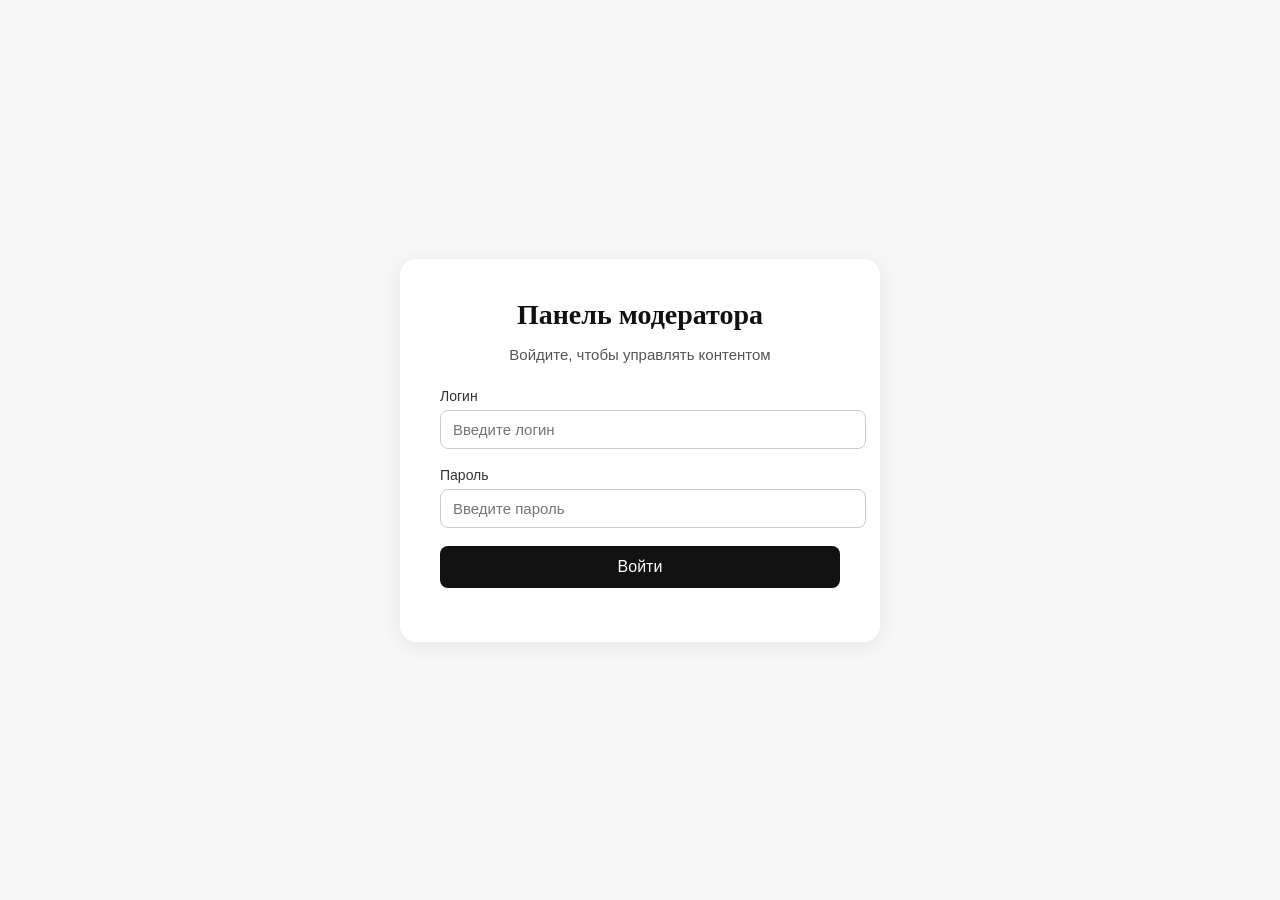
<file: Backend/moderator/index.html>
<!DOCTYPE html>
<html lang="ru">
<head>
  <meta charset="UTF-8" />
  <meta name="viewport" content="width=device-width, initial-scale=1.0" />
  <title>Вход — Панель модератора</title>
  <link rel="stylesheet" href="styles/style.css" />
</head>
<body class="login-page">
  <div class="login-container">
    <h1 class="title">Панель модератора</h1>
    <p class="subtitle">Войдите, чтобы управлять контентом</p>

    <form id="loginForm">
      <div class="form-group">
        <label for="username">Логин</label>
        <input type="text" id="username" placeholder="Введите логин" required />
      </div>

      <div class="form-group">
        <label for="password">Пароль</label>
        <input type="password" id="password" placeholder="Введите пароль" required />
      </div>

      <button type="submit" class="btn">Войти</button>
      <p id="error" class="error-message"></p>
    </form>
  </div>

  <script src="scripts/login.js"></script>
</body>
</html>
</file>
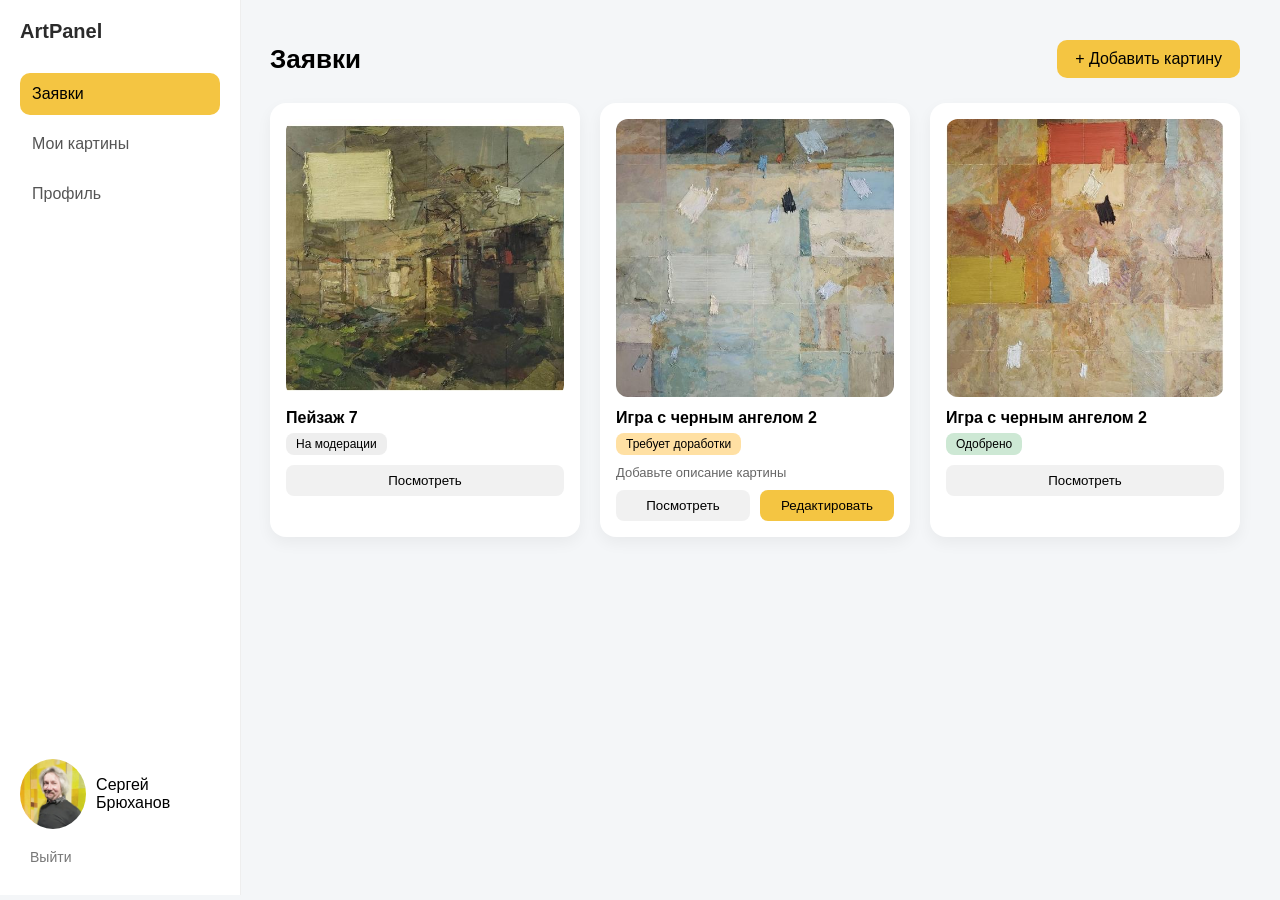
<file: Backend/new_author/index.html>
<!DOCTYPE html>
<html lang="ru">
<head>
<meta charset="UTF-8">
<title>Заявки</title>

<style>
body {
  margin: 0;
  font-family: -apple-system, BlinkMacSystemFont, sans-serif;
  background: #f4f6f8;
  display: flex;
}

/* SIDEBAR */
.sidebar {
  width: 200px;
  background: white;
  border-right: 1px solid #eee;
  padding: 20px;
  display: flex;
  flex-direction: column;

  height: 95vh;
  position: fixed;
  left: 0;
  top: 0;
}

.logo {
  font-size: 20px;
  font-weight: 700;
  margin-bottom: 30px;
  color: #2b2b2b;
}

.nav-item {
  padding: 12px;
  border-radius: 10px;
  margin-bottom: 8px;
  cursor: pointer;
  color: #555;
  transition: 0.2s;
}

.nav-item:hover {
  background: #f2f2f2;
}

.active {
  background: #f4c542;
  color: black;
}

/* USER */
.user {
  margin-top: auto;
  display: flex;
  align-items: center;
  gap: 10px;
}

.avatar {
  width: 70px;
  height: 70px;
  border-radius: 50%;
  background: url('avatar.jpg') center/cover;
}

/* MAIN */
.main {
  flex: 1;
  padding: 40px;
  margin-left: 230px;
}

/* HEADER */
.header {
  display: flex;
  justify-content: space-between;
  align-items: center;
  margin-bottom: 25px;
}

.title {
  font-size: 26px;
  font-weight: 600;
}

.add-btn {
  background: #f4c542;
  padding: 10px 18px;
  border-radius: 10px;
  cursor: pointer;
  font-weight: 500;
}

/* GRID */
.grid {
  display: grid;
  grid-template-columns: repeat(3, 1fr);
  gap: 20px;
}

/* CARD */
.card {
  background: white;
  border-radius: 16px;
  padding: 16px;
  box-shadow: 0 6px 15px rgba(0,0,0,0.05);
}

.image {
  width: 100%;
  aspect-ratio: 1 / 1;
  border-radius: 12px;
  background-size: cover;
  background-position: center;
  margin-bottom: 12px;
}

.name {
  font-size: 16px;
  font-weight: 600;
  margin-bottom: 6px;
}

/* STATUS */
.status {
  display: inline-block;
  padding: 4px 10px;
  border-radius: 8px;
  font-size: 12px;
  margin-bottom: 10px;
}

.pending { background: #eee; }
.revision { background: #ffe0a3; }
.approved { background: #cde8d4; }
.rejected { background: #f5c6c6; }

/* COMMENT */
.comment {
  font-size: 13px;
  color: #666;
  margin-bottom: 10px;
}

/* BUTTONS */
.actions {
  display: flex;
  gap: 10px;
}

.btn {
  flex: 1;
  padding: 8px;
  border-radius: 8px;
  border: none;
  cursor: pointer;
}

.view {
  background: #f1f1f1;
}

.edit {
  background: #f4c542;
}

.user-block {
  margin-top: auto;
}

.user {
  display: flex;
  align-items: center;
  gap: 10px;
  margin-bottom: 10px;
}

.logout {
  padding: 10px;
  border-radius: 8px;
  cursor: pointer;
  color: #777;
  font-size: 14px;
  transition: 0.2s;
}

.logout:hover {
  background: #f2f2f2;
  color: black;
}

</style>
</head>

<body>

<!-- SIDEBAR -->
<div class="sidebar">
  <div class="logo">ArtPanel</div>

  <div class="nav-item active">Заявки</div>
  <div class="nav-item">Мои картины</div>
  <div class="nav-item">Профиль</div>

  <div class="user">
    <div class="avatar"></div>
    <div>Сергей Брюханов</div>
  </div>

  <div class="logout">Выйти</div>
</div>

<!-- MAIN -->
<div class="main">

  <div class="header">
    <div class="title">Заявки</div>
    <div class="add-btn">+ Добавить картину</div>
  </div>

  <div class="grid">

    <div class="card">
      <div class="image" style="background-image:url('u1.jpg');"></div>
      <div class="name">Пейзаж 7</div>
      <div class="status pending">На модерации</div>
      <div class="actions">
        <button class="btn view">Посмотреть</button>
      </div>
    </div>

    <div class="card">
      <div class="image" style="background-image:url('u2.jpg');"></div>
      <div class="name">Игра с черным ангелом 2</div>
      <div class="status revision">Требует доработки</div>
      <div class="comment">Добавьте описание картины</div>
      <div class="actions">
        <button class="btn view">Посмотреть</button>
        <button class="btn edit">Редактировать</button>
      </div>
    </div>

    <div class="card">
      <div class="image" style="background-image:url('u3.jpg');"></div>
      <div class="name">Игра с черным ангелом 2</div>
      <div class="status approved">Одобрено</div>
      <div class="actions">
        <button class="btn view">Посмотреть</button>
      </div>
    </div>

  </div>

</div>

</body>
</html>
</file>
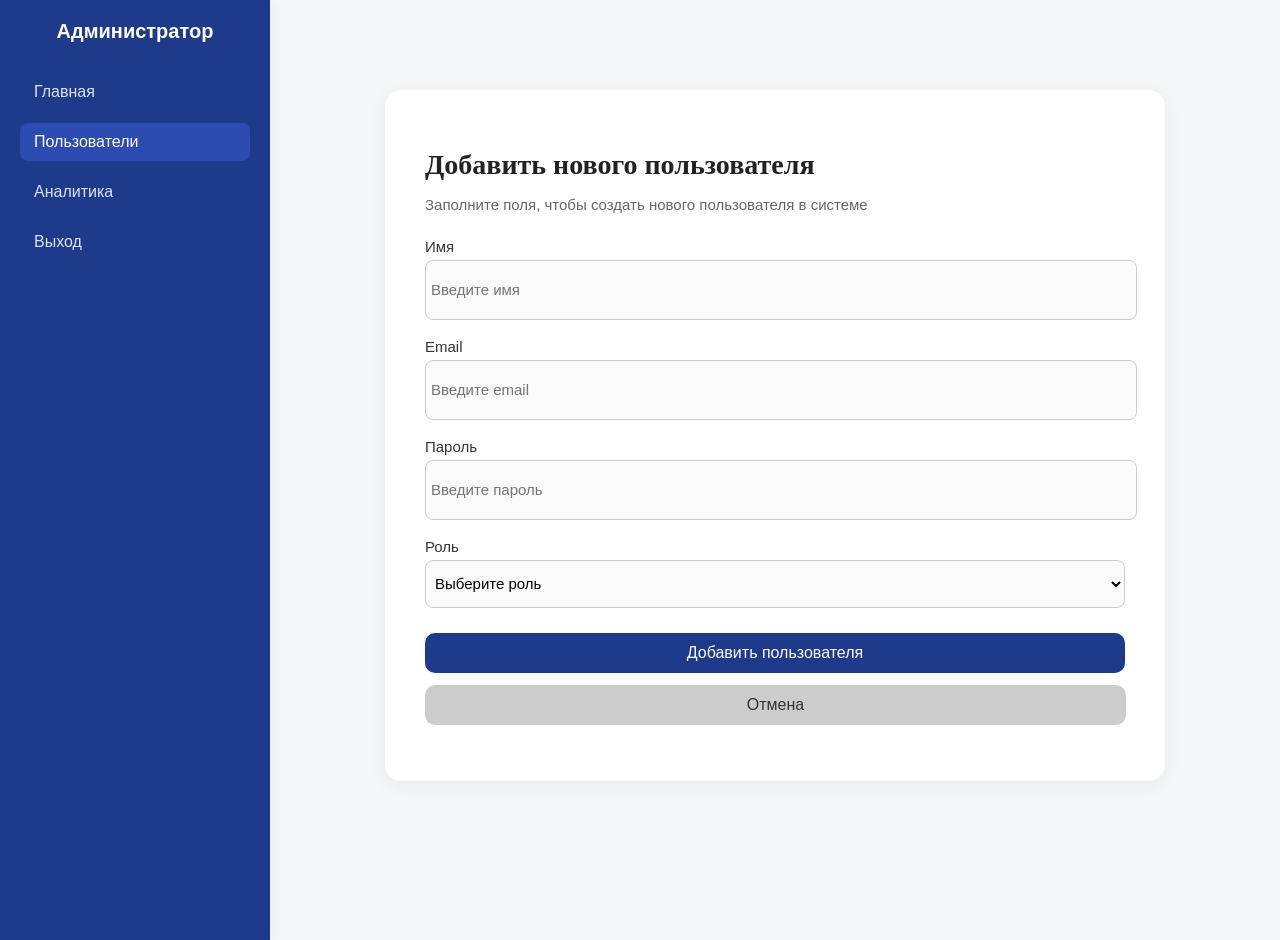
<file: Backend/admin/admin-add-user.html>
<!DOCTYPE html>
<html lang="ru">
<head>
  <meta charset="UTF-8" />
  <meta name="viewport" content="width=device-width, initial-scale=1.0" />
  <title>Добавить пользователя — Админ-панель</title>
  <link rel="stylesheet" href="admin-style.css" />
</head>
<body>
  <aside class="sidebar">
    <h2>Администратор</h2>
    <nav>
      <ul>
        <li><a href="admin-dashboard.html">Главная</a></li>
        <li><a href="admin-users.html" class="active">Пользователи</a></li>
        <li><a href="admin-analytics.html">Аналитика</a></li>
        <li><a href="admin-login.html">Выход</a></li>
      </ul>
    </nav>
  </aside>

 <main class="content">
  <div class="upload-container">
    <h1>Добавить нового пользователя</h1>
    <p class="upload-subtitle">
      Заполните поля, чтобы создать нового пользователя в системе
    </p>

    <form class="upload-fields" id="addUserForm">
      <label>
        Имя
        <input type="text" name="name" placeholder="Введите имя" required />
      </label>

      <label>
        Email
        <input type="email" name="email" placeholder="Введите email" required />
      </label>

      <label>
        Пароль
        <input type="password" name="password" placeholder="Введите пароль" required />
      </label>

      <label>
        Роль
        <select name="role" required>
          <option value="">Выберите роль</option>
          <option value="Пользователь">Пользователь</option>
          <option value="Модератор">Модератор</option>
          <option value="Администратор">Администратор</option>
        </select>
      </label>

      <button type="submit" class="publish-btn">Добавить пользователя</button>
      <a href="admin-users.html" class="cancel-btn">Отмена</a>
    </form>

    <!-- сюда JS добавит сообщение об успехе или ошибке -->
    <p id="formMessage" class="form-message"></p>
  </div>

  <script src="./static/admin-add-user.js"></script>
</main>
</body>
</html>
</file>
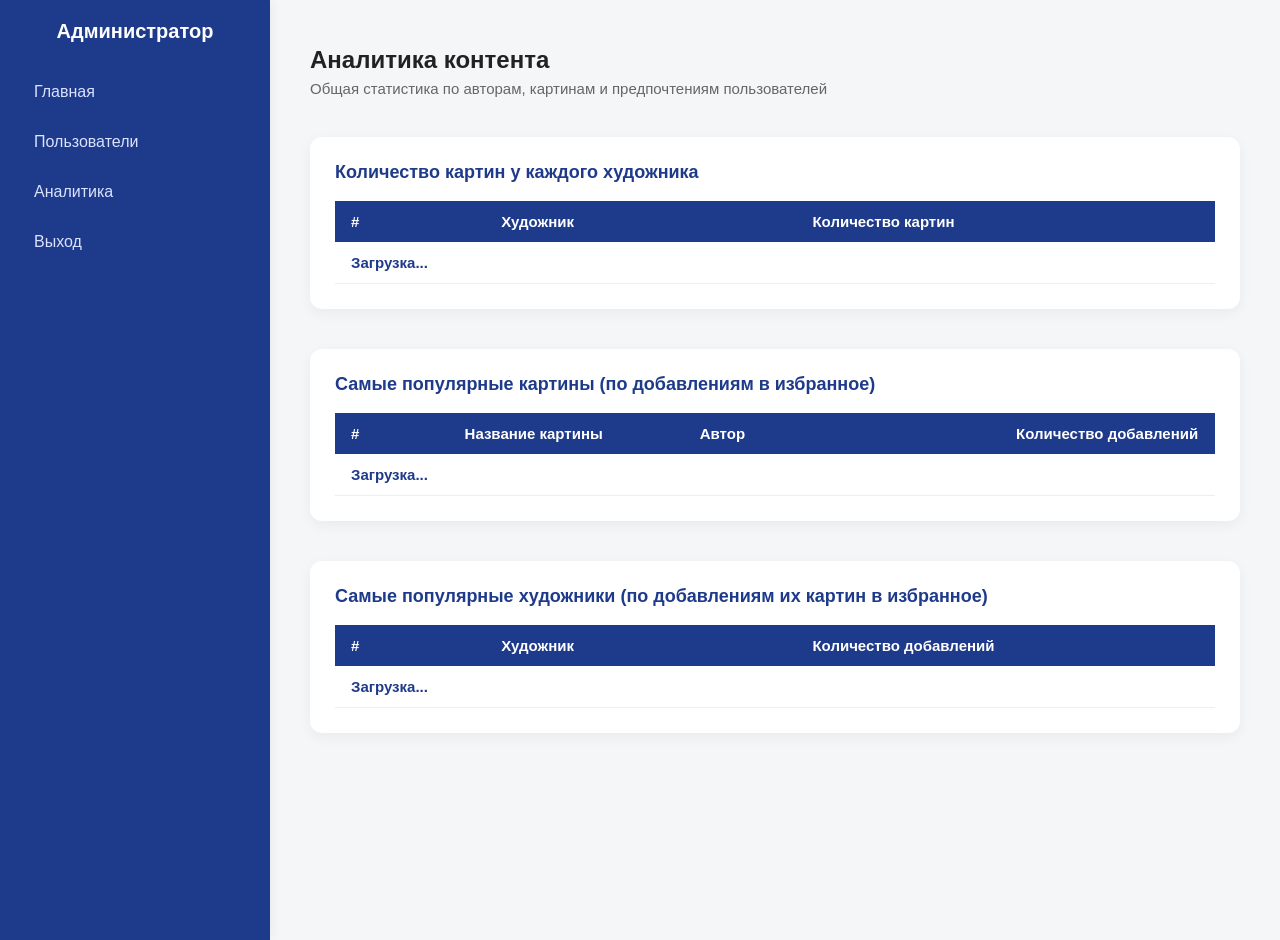
<file: Backend/admin/admin-analytics.html>
<!DOCTYPE html>
<html lang="ru">
<head>
  <meta charset="UTF-8" />
  <meta name="viewport" content="width=device-width, initial-scale=1.0" />
  <title>Аналитика контента — Админ-панель</title>
  <link rel="stylesheet" href="admin-style.css" />
</head>
<body>
  <aside class="sidebar">
    <h2>Администратор</h2>
    <nav>
      <ul>
        <li><a href="admin-dashboard.html">Главная</a></li>
        <li><a href="admin-users.html">Пользователи</a></li>
        <li><a href="admin-analytics.html">Аналитика</a></li>
        <li><a href="admin-login.html">Выход</a></li>
      </ul>
    </nav>
  </aside>

  <main class="content">
    <div class="analytics-header">
      <h1>Аналитика контента</h1>
      <p class="analytics-subtitle">Общая статистика по авторам, картинам и предпочтениям пользователей</p>
    </div>

    <section class="table-block">
      <h2>Количество картин у каждого художника</h2>
      <table class="user-table" id="artistsTable">
        <thead>
          <tr>
            <th>#</th>
            <th>Художник</th>
            <th>Количество картин</th>
          </tr>
        </thead>
        <tbody>
          <tr><td colspan="3">Загрузка...</td></tr>
        </tbody>
      </table>
    </section>

    <section class="table-block">
      <h2>Самые популярные картины (по добавлениям в избранное)</h2>
      <table class="user-table" id="popularArtworksTable">
        <thead>
          <tr>
            <th>#</th>
            <th>Название картины</th>
            <th>Автор</th>
            <th>Количество добавлений</th>
          </tr>
        </thead>
        <tbody>
          <tr><td colspan="4">Загрузка...</td></tr>
        </tbody>
      </table>
    </section>

    <section class="table-block">
      <h2>Самые популярные художники (по добавлениям их картин в избранное)</h2>
      <table class="user-table" id="popularAuthorsTable">
        <thead>
          <tr>
            <th>#</th>
            <th>Художник</th>
            <th>Количество добавлений</th>
          </tr>
        </thead>
        <tbody>
          <tr><td colspan="3">Загрузка...</td></tr>
        </tbody>
      </table>
    </section>
  </main>

  <script src="static/admin-analytics.js"></script>
</body>
</html>
</file>
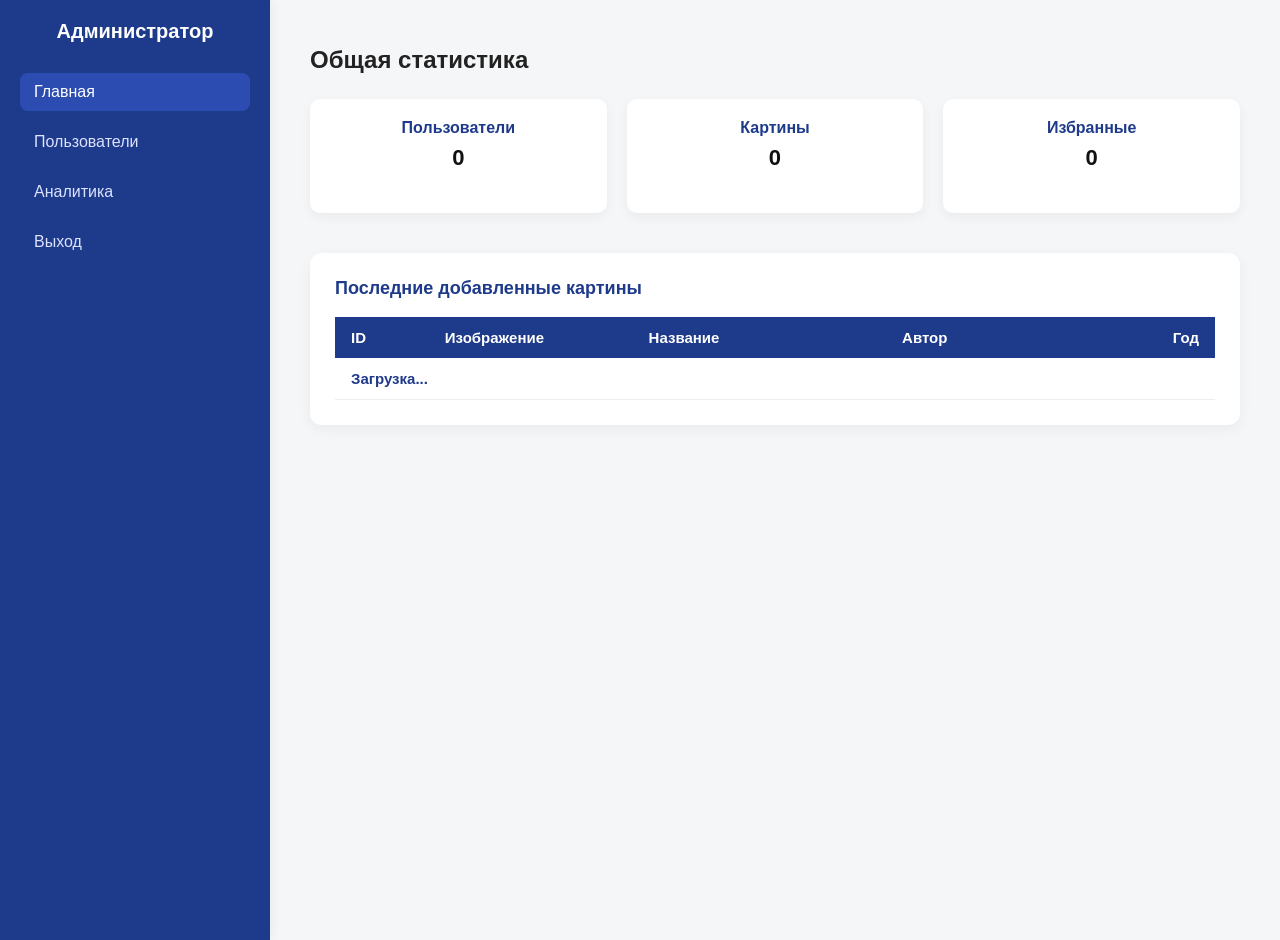
<file: Backend/admin/admin-dashboard.html>
<!DOCTYPE html>
<html lang="ru">
<head>
  <meta charset="UTF-8" />
  <meta name="viewport" content="width=device-width, initial-scale=1.0" />
  <title>Админ-панель</title>
  <link rel="stylesheet" href="admin-style.css" />
</head>
<body>
  <aside class="sidebar">
    <h2>Администратор</h2>
    <nav>
      <ul>
        <li><a href="admin-dashboard.html" class="active">Главная</a></li>
        <li><a href="admin-users.html">Пользователи</a></li>
        <li><a href="admin-analytics.html">Аналитика</a></li>
        <li><a href="admin-login.html">Выход</a></li>
      </ul>
    </nav>
  </aside>

  <main class="content">
    <h1>Общая статистика</h1>
    <div class="cards">
      <div class="card">
        <h3>Пользователи</h3>
        <p id="usersCount">0</p>
      </div>
      <div class="card">
        <h3>Картины</h3>
         <p id="artworksCount">0</p>
      </div>
      <div class="card">
        <h3>Избранные</h3>
        <p id="favoritesCount">0</p>
      </div>
    </div>
    <section class="table-block">
  <h2>Последние добавленные картины</h2>
  <table class="user-table" id="recentArtworksTable">
    <thead>
      <tr>
        <th>ID</th>
        <th>Изображение</th>
        <th>Название</th>
        <th>Автор</th>
        <th>Год</th>
      </tr>
    </thead>
    <tbody>
      <tr><td colspan="5">Загрузка...</td></tr>
    </tbody>
  </table>
</section>
  </main>
  <script src="./static/admin-dashboard.js"></script>
</body>
</html>
</file>
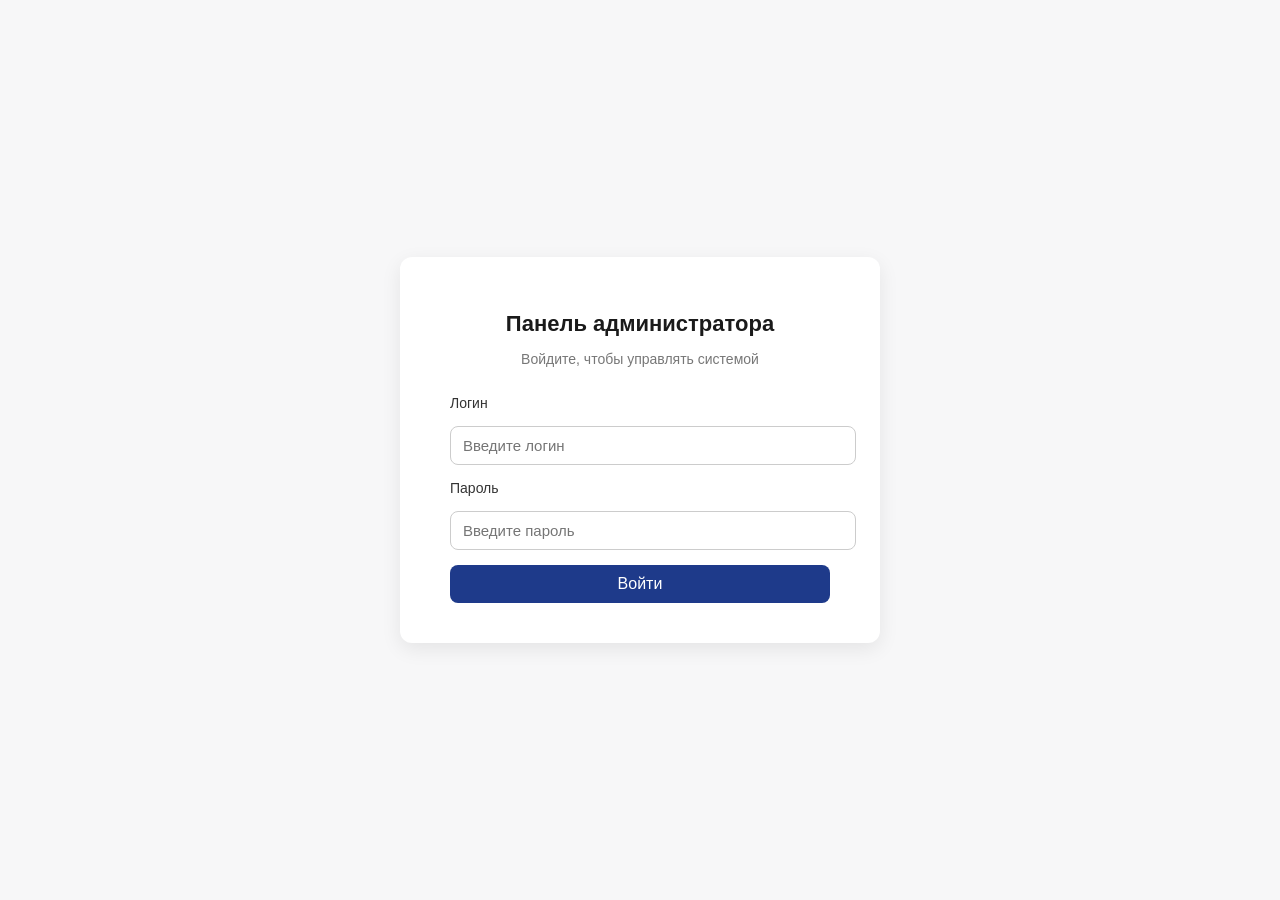
<file: Backend/admin/admin-login.html>
<!DOCTYPE html>
<html lang="ru">
<head>
  <meta charset="UTF-8" />
  <meta name="viewport" content="width=device-width, initial-scale=1.0" />
  <title>Панель администратора</title>
  <link rel="stylesheet" href="admin-login.css" />
</head>
<body>
  <div class="login-wrapper">
    <div class="login-box">
      <h1>Панель администратора</h1>
      <p>Войдите, чтобы управлять системой</p>

     <form class="login-form">
        <label for="login">Логин</label>
        <input type="text" id="login" placeholder="Введите логин" required />

        <label for="password">Пароль</label>
        <input type="password" id="password" placeholder="Введите пароль" required />

        <button type="submit">Войти</button>
      </form>
    </div>
  </div>
  <script src="./static/admin-login.js"></script>
</body>
</html>
</file>
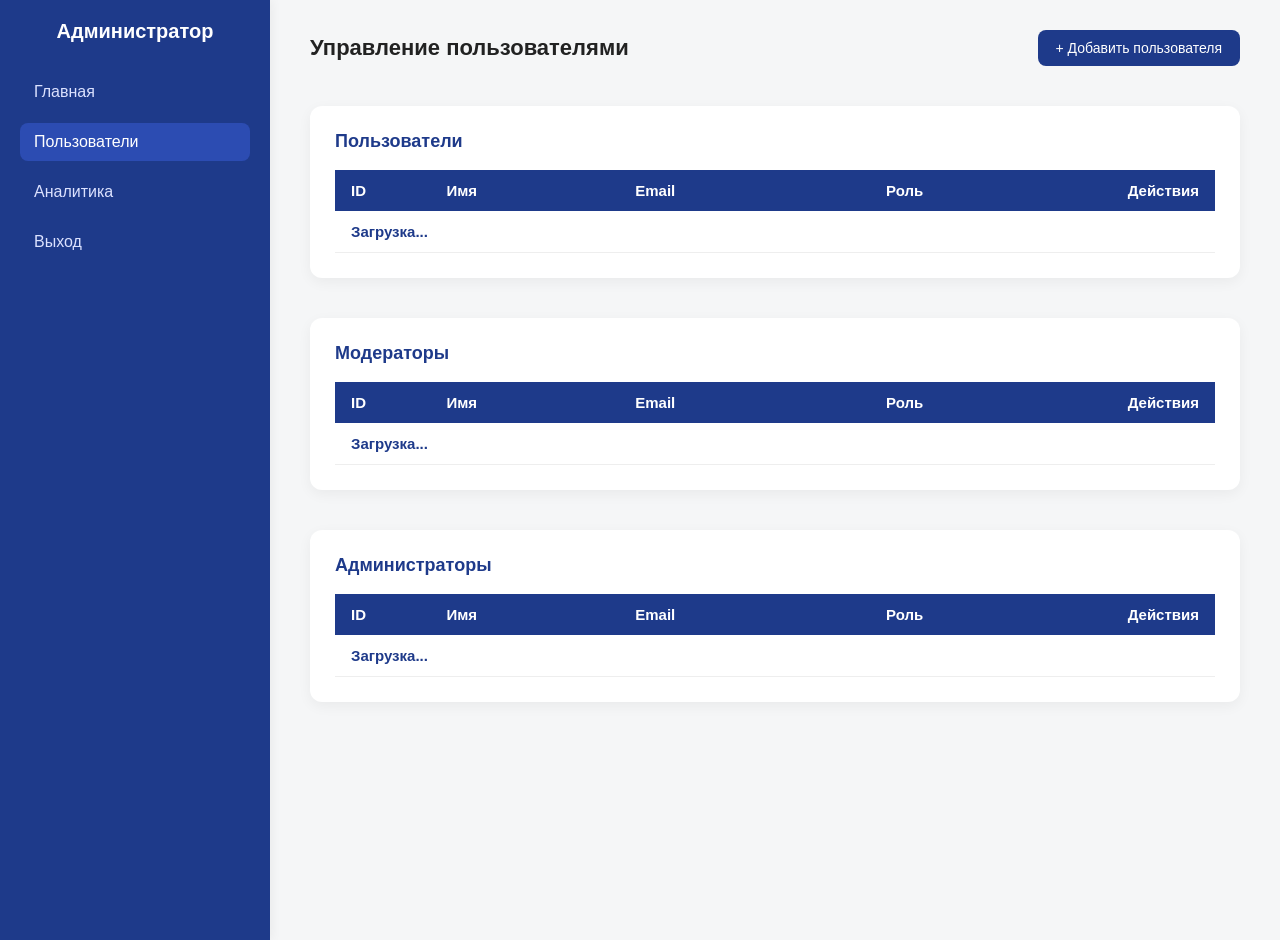
<file: Backend/admin/admin-users.html>
<!DOCTYPE html>
<html lang="ru">
<head>
  <meta charset="UTF-8" />
  <meta name="viewport" content="width=device-width, initial-scale=1.0" />
  <title>Пользователи — Админ-панель</title>
  <link rel="stylesheet" href="admin-style.css" />
</head>
<body>
  <aside class="sidebar">
    <h2>Администратор</h2>
    <nav>
      <ul>
        <li><a href="admin-dashboard.html">Главная</a></li>
        <li><a href="admin-users.html" class="active">Пользователи</a></li>
        <li><a href="admin-analytics.html">Аналитика</a></li>
        <li><a href="admin-login.html">Выход</a></li>
      </ul>
    </nav>
  </aside>

 <main class="content">
  <div class="users-header">
    <h1>Управление пользователями</h1>
    <a href="admin-add-user.html" class="btn add-user">+ Добавить пользователя</a>
  </div>

  <section class="table-block">
    <h2>Пользователи</h2>
    <table class="user-table" id="usersTable">
      <thead>
        <tr><th>ID</th><th>Имя</th><th>Email</th><th>Роль</th><th>Действия</th></tr>
      </thead>
      <tbody><tr><td colspan="5">Загрузка...</td></tr></tbody>
    </table>
  </section>

  <section class="table-block">
    <h2>Модераторы</h2>
    <table class="user-table" id="moderatorsTable">
      <thead>
        <tr><th>ID</th><th>Имя</th><th>Email</th><th>Роль</th><th>Действия</th></tr>
      </thead>
      <tbody><tr><td colspan="5">Загрузка...</td></tr></tbody>
    </table>
  </section>

  <section class="table-block">
    <h2>Администраторы</h2>
    <table class="user-table" id="adminsTable">
      <thead>
        <tr><th>ID</th><th>Имя</th><th>Email</th><th>Роль</th><th>Действия</th></tr>
      </thead>
      <tbody><tr><td colspan="5">Загрузка...</td></tr></tbody>
    </table>
  </section>
</main>

  <script src="./static/admin-users.js"></script>
</body>
</html>
</file>
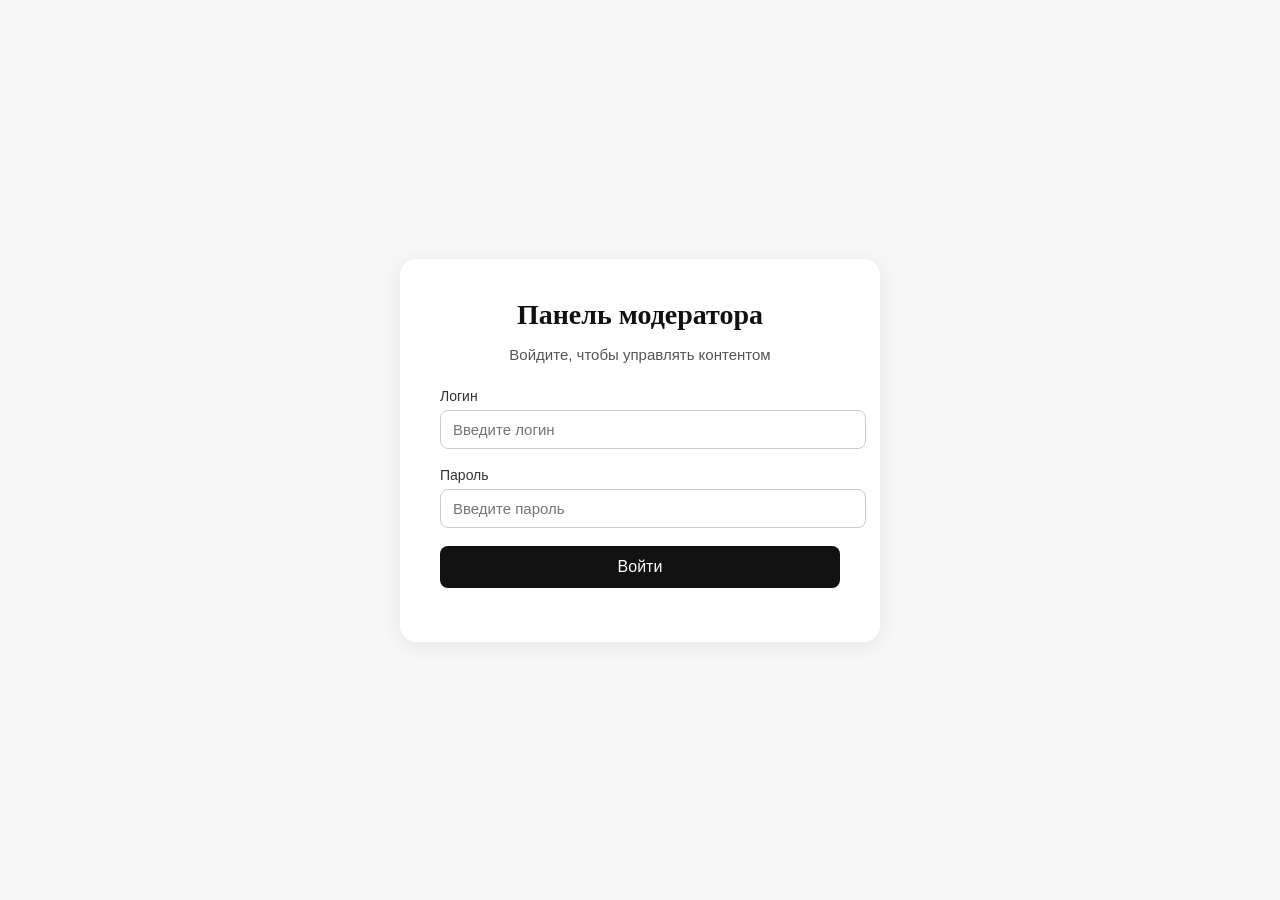
<file: Backend/moderator/add-artwork.html>
<!DOCTYPE html>
<html lang="ru">
<head>
  <meta charset="UTF-8" />
  <meta name="viewport" content="width=device-width, initial-scale=1.0" />
  <title>Добавить картину</title>
  <link rel="stylesheet" href="styles/style.css" />
</head>
<body class="dashboard-dark">

  <aside class="sidebar">
    <div class="sidebar-header">
      <div class="avatar"></div>
      <div class="moderator-info">
        <h3>Модератор</h3>
        <p id="moderatorName">—</p>
      </div>
    </div>

    <nav class="sidebar-nav">
      <a href="dashboard.html" class="side-btn">Назад</a>
      <button class="side-btn logout-btn">Выйти</button>
    </nav>
  </aside>

  <main class="dashboard-content">
    <div class="upload-container">
      <h1>Добавить картину</h1>
      <p class="upload-subtitle">Введите данные о картине. Поля можно оставить пустыми.</p>

      <form id="uploadForm" class="upload-form">
        <div class="upload-fields">
          <label>
            Название картины
            <input type="text" id="title" placeholder="Введите название" required />
          </label>

          <label>
            Название (EN)
            <input type="text" id="title_en" placeholder="English title (опционально)" />
          </label>

          <label>
            Автор (ID)
            <input type="number" id="author_id" placeholder="Введите ID автора" />
          </label>

          <label>
            Год создания
            <input type="text" id="year" placeholder="Например: 1889" />
          </label>

          <label>
            Материал
            <input type="text" id="material" placeholder="Холст, масло..." />
          </label>

          <label>
            Материал (EN)
            <input type="text" id="material_en" placeholder="Canvas, oil... (опционально)" />
          </label>

          <label>
            Размер
            <input type="text" id="size" placeholder="60×80 см" />
          </label>

          <label>
            Размер (EN)
            <input type="text" id="size_en" placeholder="Size in English (опционально)" />
          </label>

          <label>
            Описание
            <textarea id="description" placeholder="Описание картины..."></textarea>
          </label>

          <label>
            Description (EN)
            <textarea id="description_en" placeholder="Description in English..."></textarea>
          </label>

          <label>
            История создания
            <textarea id="creation_history" placeholder="Кратко об истории создания..."></textarea>
          </label>

          <label>
            Creation History (EN)
            <textarea id="creation_history_en" placeholder="History in English..."></textarea>
          </label>

          <label>
            Ссылка на изображение
            <input type="url" id="image" placeholder="https://example.com/art.jpg" required />
          </label>
        </div>

        <button type="submit" class="publish-btn">Добавить картину</button>
        <p id="message" class="form-message"></p>
      </form>
    </div>
  </main>

  <script src="scripts/add-artwork.js"></script>
</body>
</html>
</file>
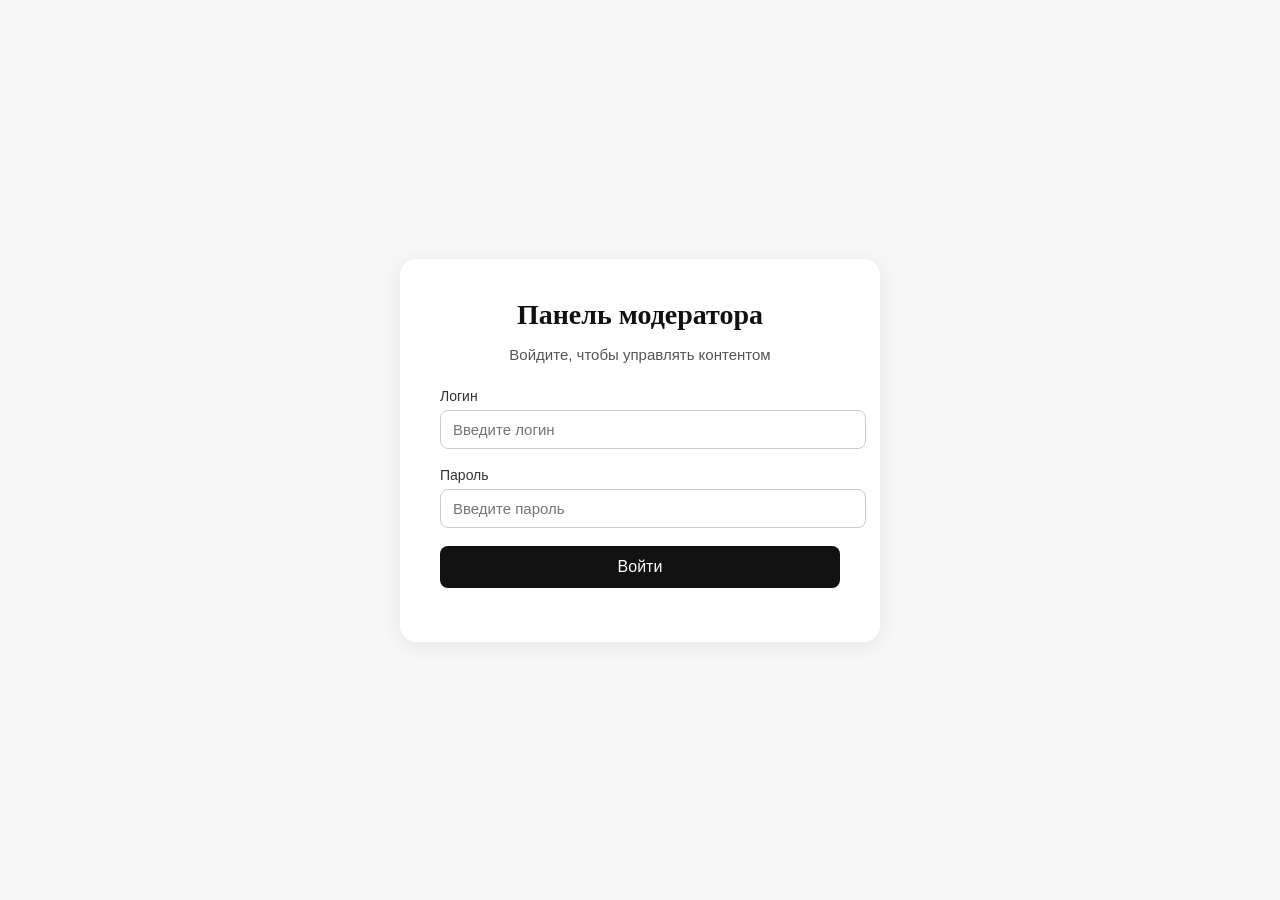
<file: Backend/moderator/add-author.html>
<!DOCTYPE html>
<html lang="ru">
<head>
  <meta charset="UTF-8" />
  <meta name="viewport" content="width=device-width, initial-scale=1.0" />
  <title>Добавить автора</title>
  <link rel="stylesheet" href="styles/style.css" />
</head>
<body class="dashboard-dark">

  <!-- Sidebar -->
  <aside class="sidebar">
    <div class="sidebar-header">
      <div class="avatar"></div>
      <div class="moderator-info">
        <h3>Модератор</h3>
        <p id="moderatorName">—</p>
      </div>
    </div>

    <nav class="sidebar-nav">
      <a href="dashboard.html" class="side-btn">Назад</a>
      <button class="side-btn logout-btn">Выйти</button>
    </nav>
  </aside>

  <!-- Контент -->
  <main class="dashboard-content">
    <div class="upload-container">
      <h1>Добавить автора</h1>
      <p class="upload-subtitle">Введите информацию об авторе. Необязательные поля можно оставить пустыми.</p>

      <form id="authorForm" class="upload-form">
        <div class="upload-fields">
          <label>
            Имя автора
            <input type="text" id="name" placeholder="Введите имя" required />
          </label>

          <label>
            Имя (EN)
            <input type="text" id="name_en" placeholder="Name in English (опционально)" />
          </label>

          <label>
            Годы жизни
            <input type="text" id="years_of_life" placeholder="Например: 1452–1519" />
          </label>

          <label>
            Биография
            <textarea id="biography" placeholder="Введите краткую биографию (можно через абзацы)"></textarea>
          </label>

          <label>
            Biography (EN)
            <textarea id="biography_en" placeholder="Biography in English..."></textarea>
          </label>

          <label>
            Интересные факты
            <input type="text" id="fact1" placeholder="Факт 1" />
            <input type="text" id="fact2" placeholder="Факт 2" />
            <input type="text" id="fact3" placeholder="Факт 3" />
          </label>

          <label>
            Interesting facts (EN)
            <input type="text" id="fact1_en" placeholder="Fact 1" />
            <input type="text" id="fact2_en" placeholder="Fact 2" />
            <input type="text" id="fact3_en" placeholder="Fact 3" />
          </label>

          <label>
            Портрет (ссылка)
            <input type="url" id="portrait_url" placeholder="https://example.com/portrait.jpg" required />
          </label>
        </div>

        <button type="submit" class="publish-btn">Добавить автора</button>
        <p id="message" class="form-message"></p>
      </form>
    </div>
  </main>

  <script src="scripts/add-author.js"></script>
</body>
</html>
</file>
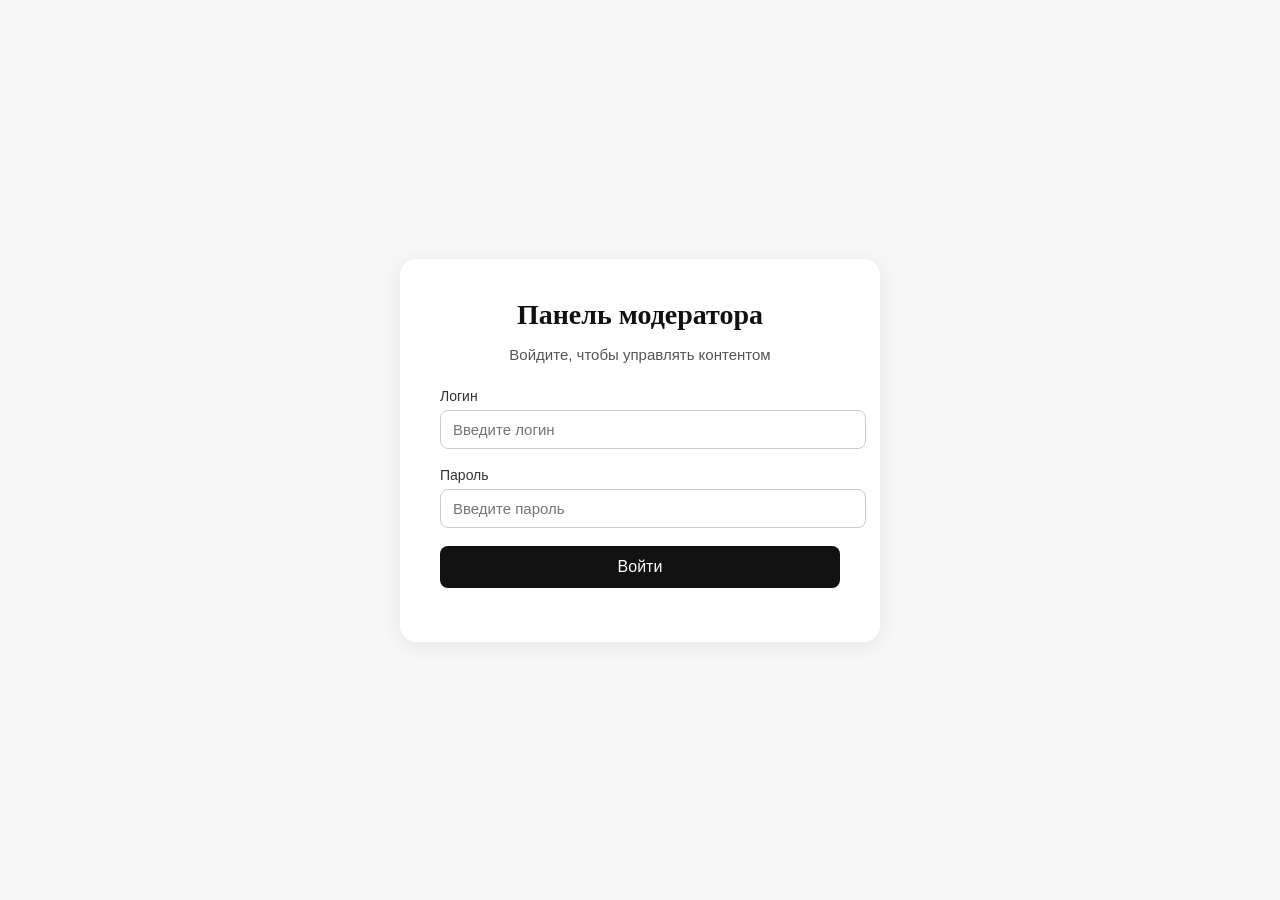
<file: Backend/moderator/dashboard.html>
<!DOCTYPE html>
<html lang="ru">
<head>
  <meta charset="UTF-8">
  <meta name="viewport" content="width=device-width, initial-scale=1.0">
  <title>Панель модератора</title>
  <link rel="stylesheet" href="styles/style.css">
</head>
<body class="dashboard-dark">

  <aside class="sidebar">
    <div class="sidebar-header">
      <div class="avatar"></div>
      <div class="moderator-info">
        <h3>Модератор</h3>
      </div>
    </div>

    <nav class="sidebar-nav">
      <button class="side-btn active" data-section="artworks">Картины</button>
      <button class="side-btn" data-section="authors">Авторы</button>
      <button class="side-btn" data-section="authors">Заявки</button>
      <button class="side-btn logout-btn">Выйти</button>
    </nav>
  </aside>

  <main class="dashboard-content">
  
    <section id="artworks" class="section active">
      <div class="section-header">
        <h2>Картины</h2>
       <a href="add-artwork.html" class="add-btn">+ Добавить картину</a>
      </div>
      <div id="artworksList" class="cards-container"></div>
    </section>

    <section id="authors" class="section">
      <div class="section-header">
        <h2>Авторы</h2>
        <a href="add-author.html" class="add-btn">+ Добавить автора</a>
      </div>
      <div id="authorsList" class="cards-container"></div>
    </section>
  </main>

  <script src="scripts/dashboard.js"></script>
</body>
</html>
</file>
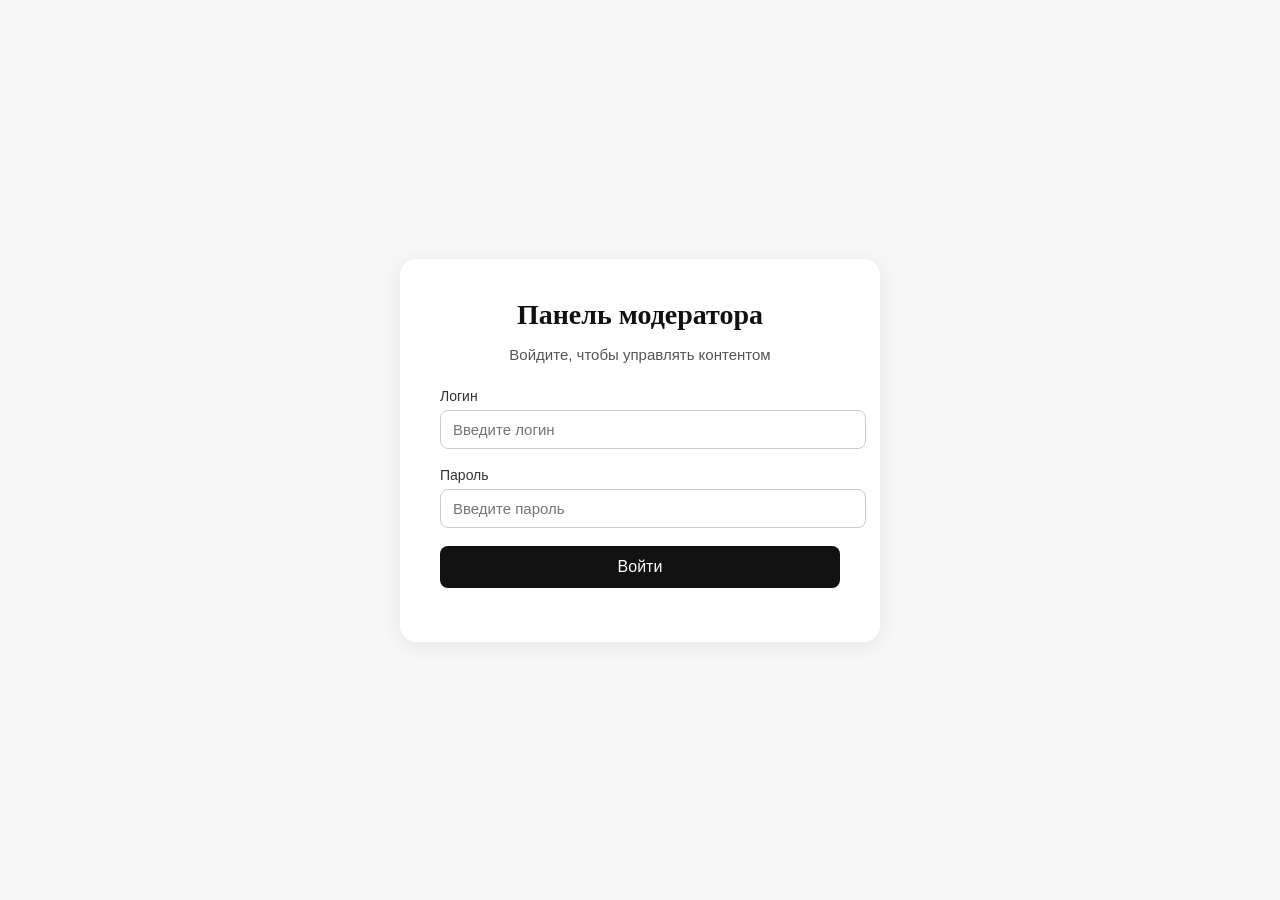
<file: Backend/moderator/edit-artwork.html>
<!DOCTYPE html>
<html lang="ru">
<head>
  <meta charset="UTF-8" />
  <meta name="viewport" content="width=device-width, initial-scale=1.0" />
  <title>Редактировать картину</title>
  <link rel="stylesheet" href="styles/style.css" />
</head>
<body class="dashboard-dark">

  <aside class="sidebar">
    <div class="sidebar-header">
      <div class="avatar"></div>
      <div class="moderator-info">
        <h3>Модератор</h3>
        <p id="moderatorName">—</p>
      </div>
    </div>

    <nav class="sidebar-nav">
      <a href="dashboard.html" class="side-btn">Назад</a>
      <button class="side-btn logout-btn">Выйти</button>
    </nav>
  </aside>

  <main class="dashboard-content">
    <div class="upload-container">
      <h1>Редактировать картину</h1>
      <p class="upload-subtitle">Измените данные картины и сохраните изменения</p>

      <form id="editForm" class="upload-form">
        <div class="upload-fields">

          <label>
            Название картины
            <input type="text" id="title" placeholder="Введите название" />
          </label>

          <label>
            Название (EN)
            <input type="text" id="title_en" placeholder="Enter title in English" />
          </label>

          <label>
            Автор (ID)
            <input type="number" id="author_id" placeholder="Введите ID автора" />
          </label>

          <label>
            Год создания
            <input type="text" id="year" placeholder="Например: 1889" />
          </label>

          <label>
            Материал
            <input type="text" id="material" placeholder="Холст, масло..." />
          </label>

          <label>
            Материал (EN)
            <input type="text" id="material_en" placeholder="Material in English..." />
          </label>

          <label>
            Размер
            <input type="text" id="size" placeholder="60×80 см" />
          </label>

          <label>
            Размер (EN)
            <input type="text" id="size_en" placeholder="Size in English..." />
          </label>

          <label>
            Описание
            <textarea id="description" placeholder="Описание картины..."></textarea>
          </label>

          <label>
            Описание (EN)
            <textarea id="description_en" placeholder="Description in English..."></textarea>
          </label>

          <label>
            История создания
            <textarea id="creation_history" placeholder="Кратко об истории создания..."></textarea>
          </label>

          <label>
            История создания (EN)
            <textarea id="creation_history_en" placeholder="Creation history in English..."></textarea>
          </label>

          <label>
            Ссылка на изображение
            <input type="url" id="image" placeholder="https://example.com/art.jpg" />
          </label>

        </div>

        <button type="submit" class="publish-btn">Сохранить изменения</button>
        <p id="message" class="form-message"></p>
      </form>
    </div>
  </main>

  <script src="scripts/edit-artwork.js"></script>
</body>
</html>
</file>
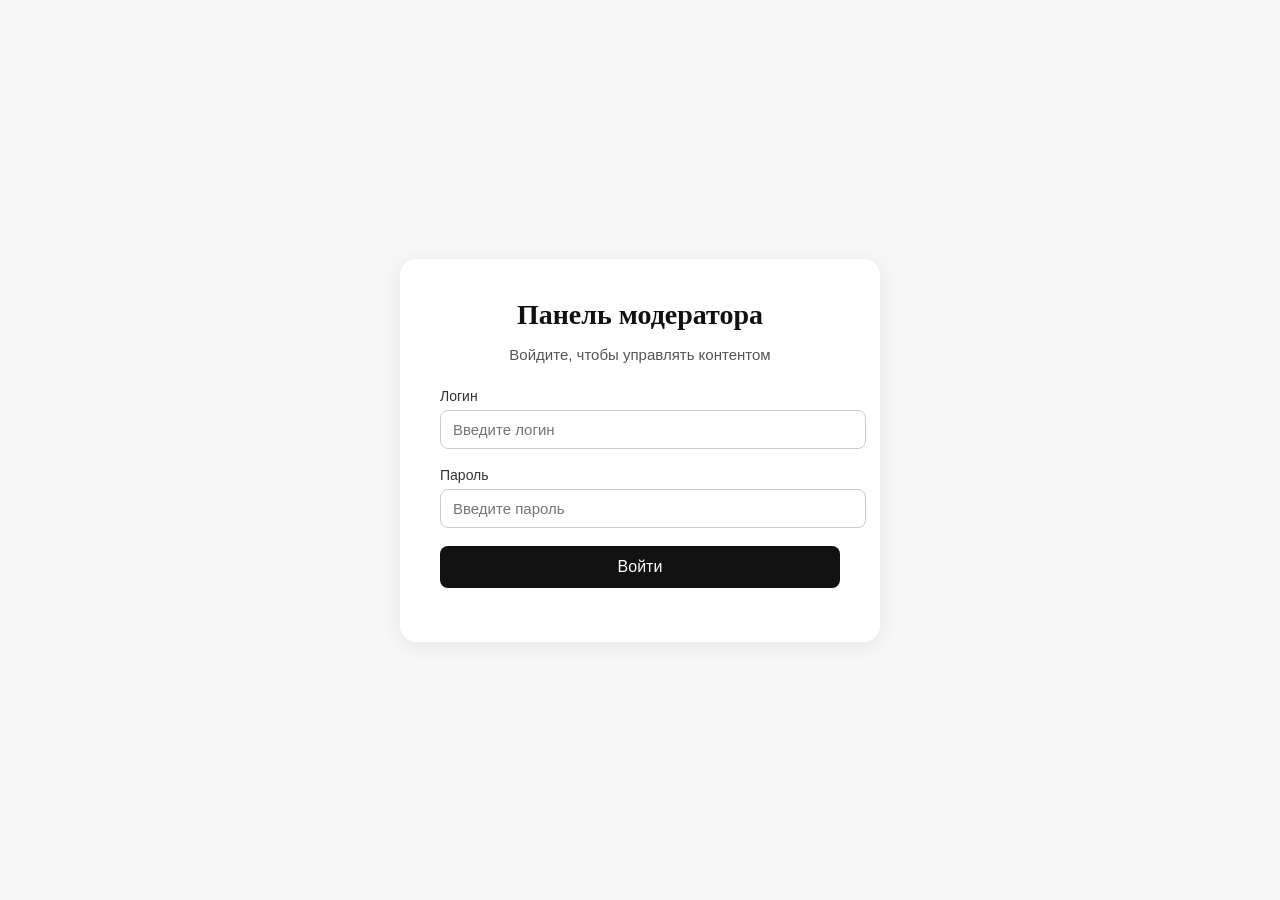
<file: Backend/moderator/edit-author.html>
<!DOCTYPE html>
<html lang="ru">
<head>
  <meta charset="UTF-8" />
  <meta name="viewport" content="width=device-width, initial-scale=1.0" />
  <title>Редактировать автора</title>
  <link rel="stylesheet" href="styles/style.css" />
</head>
<body class="dashboard-dark">

  <aside class="sidebar">
    <div class="sidebar-header">
      <div class="avatar"></div>
      <div class="moderator-info">
        <h3>Модератор</h3>
        <p id="moderatorName">—</p>
      </div>
    </div>

    <nav class="sidebar-nav">
      <a href="dashboard.html" class="side-btn">Назад</a>
      <button class="side-btn logout-btn">Выйти</button>
    </nav>
  </aside>

  <!-- Контент -->
  <main class="dashboard-content">
    <div class="upload-container">
      <h1>Редактировать автора</h1>
      <p class="upload-subtitle">Измените данные об авторе и сохраните изменения</p>

      <form id="editAuthorForm" class="upload-form">
        <div class="upload-fields">

          <label>
            Имя автора
            <input type="text" id="name" placeholder="Введите имя автора" />
          </label>

          <label>
            Имя (EN)
            <input type="text" id="name_en" placeholder="Name in English" />
          </label>

          <label>
            Годы жизни
            <input type="text" id="years_of_life" placeholder="Например: 1452–1519" />
          </label>

          <label>
            Биография
            <textarea id="biography" placeholder="Введите краткую биографию..."></textarea>
          </label>

          <label>
            Biography (EN)
            <textarea id="biography_en" placeholder="Biography in English..."></textarea>
          </label>

          <label>
            Интересные факты
            <input type="text" id="fact1" placeholder="Факт 1" />
            <input type="text" id="fact2" placeholder="Факт 2" />
            <input type="text" id="fact3" placeholder="Факт 3" />
          </label>

          <label>
            Interesting facts (EN)
            <input type="text" id="fact1_en" placeholder="Fact 1" />
            <input type="text" id="fact2_en" placeholder="Fact 2" />
            <input type="text" id="fact3_en" placeholder="Fact 3" />
          </label>

          <label>
            Ссылка на портрет
            <input type="url" id="portrait_url" placeholder="https://example.com/portrait.jpg" />
          </label>

        </div>

        <button type="submit" class="publish-btn">Сохранить изменения</button>
        <p id="message" class="form-message"></p>
      </form>
    </div>
  </main>

  <script src="scripts/edit-author.js"></script>
</body>
</html>
</file>
<file: Backend/moderator/styles/style.css>
/* ===== БАЗОВЫЕ НАСТРОЙКИ ===== */
body {
  margin: 0;
  font-family: 'Inter', sans-serif;
  background-color: #f7f7f8;
  color: #111;
}

h1, h2, h3, h4, h5, h6 {
  margin: 0;
  font-weight: 600;
}

/* ======= СТРАНИЦА ВХОДА ======= */
.login-page {
  display: flex;
  justify-content: center;
  align-items: center;
  height: 100vh;
  background-color: #f7f7f8;
}

.login-container {
  background: #fff;
  padding: 40px;
  border-radius: 16px;
  box-shadow: 0 4px 20px rgba(0, 0, 0, 0.08);
  width: 100%;
  max-width: 400px;
  text-align: center;
}

.title {
  font-family: 'EB Garamond', serif;
  font-size: 28px;
  margin-bottom: 10px;
  color: #111;
}

.subtitle {
  font-size: 15px;
  color: #555;
  margin-bottom: 25px;
}

.form-group {
  text-align: left;
  margin-bottom: 18px;
}

label {
  display: block;
  margin-bottom: 6px;
  font-size: 14px;
  color: #333;
}

input {
  width: 100%;
  padding: 10px 12px;
  border: 1px solid #ccc;
  border-radius: 8px;
  font-size: 15px;
  transition: border-color 0.2s;
}

input:focus {
  border-color: #111;
  outline: none;
}

.btn {
  width: 100%;
  background-color: #111;
  color: white;
  border: none;
  padding: 12px;
  border-radius: 8px;
  font-size: 16px;
  cursor: pointer;
  transition: background-color 0.25s;
}

.btn:hover {
  background-color: #333;
}

.error-message {
  color: #d43f3a;
  font-size: 14px;
  margin-top: 10px;
}

/* ======= ПАНЕЛЬ МОДЕРАТОРА (DASHBOARD) ======= */
.dashboard-dark {
  display: flex;
  background-color: #f7f7f8;
  color: #222;
  min-height: 100vh;
}

/* ===== SIDEBAR ===== */
.sidebar {
  width: 240px;
  background-color: #111;
  color: white;
  display: flex;
  flex-direction: column;
  justify-content: flex-start; /* ✅ Исправлено */
  padding: 25px 20px;
  border-right: 1px solid #222;
  min-height: 100vh;
}

.sidebar-header {
  display: flex;
  align-items: center;
  gap: 12px;
  margin-bottom: 40px;
}

.moderator-info h3 {
  font-size: 14px;
  margin: 0;
  opacity: 0.8;
}

.moderator-info p {
  font-size: 16px;
  font-weight: 500;
  margin: 2px 0 0 0;
  color: #fff;
}

.sidebar-nav {
  display: flex;
  flex-direction: column;
  gap: 10px;
}

.side-btn {
  background: none;
  border: none;
  text-align: left;
  font-size: 15px;
  padding: 10px 14px;
  border-radius: 10px;
  color: #ddd;
  cursor: pointer;
  transition: background-color 0.25s, color 0.25s;
  text-decoration: none;
}

.side-btn:hover {
  background-color: #222;
  color: #fff;
}

.side-btn.active {
  background-color: #fff;
  color: #111;
  font-weight: 600;
}

.logout-btn {
  margin-top: 30px; /* ✅ немного отступа вниз */
  background-color: #c62828;
  color: white;
  border: none;
  padding: 10px 14px;
  border-radius: 10px;
  font-size: 15px;
  cursor: pointer;
  transition: background-color 0.25s;
}

.logout-btn:hover {
  background-color: #b71c1c;
}

/* ===== ОСНОВНОЙ КОНТЕНТ ===== */
.dashboard-content {
  flex-grow: 1;
  padding: 40px 50px;
}

.section {
  display: none;
}

.section.active {
  display: block;
}

.section-header {
  display: flex;
  justify-content: space-between;
  align-items: center;
  margin-bottom: 25px;
}

.section-header h2 {
  font-family: 'EB Garamond', serif;
  font-size: 26px;
  color: #111;
}

.add-btn {
  background-color: #111;
  color: white;
  border: none;
  padding: 10px 18px;
  border-radius: 8px;
  cursor: pointer;
  transition: background-color 0.25s;
  text-decoration: none;
}

.add-btn:hover {
  background-color: #333;
}

/* ===== КАРТОЧКИ ===== */
.cards-container {
  display: grid;
  grid-template-columns: repeat(auto-fill, minmax(260px, 1fr));
  gap: 20px;
}

.card {
  background: white;
  border-radius: 15px;
  padding: 15px;
  box-shadow: 0 2px 8px rgba(0, 0, 0, 0.07);
  transition: transform 0.2s, box-shadow 0.2s;
}

.card:hover {
  transform: translateY(-3px);
  box-shadow: 0 4px 14px rgba(0, 0, 0, 0.1);
}

.card img {
  width: 100%;
  height: 180px;
  object-fit: cover;
  border-radius: 10px;
  margin-bottom: 10px;
}

.card h3 {
  font-size: 18px;
  margin: 5px 0;
  color: #111;
}

.card p {
  font-size: 14px;
  color: #666;
}

.card .actions {
  display: flex;
  justify-content: space-between;
  margin-top: 10px;
}

.action-btn {
  background: none;
  border: none;
  font-size: 14px;
  cursor: pointer;
  transition: 0.2s;
  text-decoration: none;
}

.action-btn.edit {
  color: #0077ff;
}

.action-btn.delete {
  color: #c62828;
}

.action-btn:hover {
  opacity: 0.7;
}

/* ====== АДАПТИВ ====== */
@media (max-width: 768px) {
  .sidebar {
    width: 200px;
  }

  .dashboard-content {
    padding: 25px 20px;
  }

  .section-header h2 {
    font-size: 22px;
  }

  .add-btn {
    padding: 8px 14px;
    font-size: 14px;
  }
}

/* ===== СТРАНИЦА ДОБАВЛЕНИЯ КАРТИНЫ ===== */
.upload-container {
  background: #fff;
  border-radius: 16px;
  box-shadow: 0 4px 20px rgba(0, 0, 0, 0.05);
  padding: 40px;
  max-width: 700px;
  margin: 40px auto;
}

.upload-container h1 {
  font-family: 'EB Garamond', serif;
  font-size: 28px;
  margin-bottom: 5px;
}

.upload-subtitle {
  color: #666;
  margin-bottom: 25px;
  font-size: 15px;
}

.upload-fields label {
  display: block;
  margin-bottom: 18px;
  font-size: 15px;
  color: #333;
}

.upload-fields input,
.upload-fields textarea {
  width: 100%;
  padding: 12px 14px;
  border: 1px solid #ccc;
  border-radius: 8px;
  margin-top: 5px;
  font-size: 15px;
  transition: border-color 0.2s;
  background-color: #fafafa;
}

.upload-fields input:focus,
.upload-fields textarea:focus {
  border-color: #111;
  outline: none;
  background-color: #fff;
}

.upload-fields textarea {
  resize: vertical;
  min-height: 160px;
  line-height: 1.6;
}
.form-message {
  text-align: center;
  margin-top: 15px;
  font-size: 15px;
}

/* Кнопка публикации */
.publish-btn {
  width: 100%;
  background-color: #111;
  color: white;
  border: none;
  padding: 14px;
  border-radius: 10px;
  font-size: 16px;
  cursor: pointer;
  margin-top: 25px;
  transition: background-color 0.25s;
}

.publish-btn:hover {
  background-color: #333;
}


/* ===== СТРАНИЦА ДОБАВЛЕНИЯ АВТОРА ===== */
.upload-container {
  background: #fff;
  border-radius: 16px;
  box-shadow: 0 4px 20px rgba(0, 0, 0, 0.05);
  padding: 40px;
  max-width: 700px;
  margin: 40px auto;
}

.upload-container h1 {
  font-family: 'EB Garamond', serif;
  font-size: 28px;
  margin-bottom: 5px;
}

.upload-subtitle {
  color: #666;
  margin-bottom: 25px;
  font-size: 15px;
}

.upload-fields label {
  display: block;
  margin-bottom: 18px;
  font-size: 15px;
  color: #333;
}

.upload-fields input,
.upload-fields textarea {
  width: 100%;
  padding: 12px 14px;
  border: 1px solid #ccc;
  border-radius: 8px;
  margin-top: 5px;
  font-size: 15px;
  transition: border-color 0.2s;
  background-color: #fafafa;
}

.upload-fields input:focus,
.upload-fields textarea:focus {
  border-color: #111;
  outline: none;
  background-color: #fff;
}

.upload-fields textarea {
  resize: vertical;
  min-height: 160px;
  line-height: 1.6;
}

/* Факты */
.facts-group {
  display: flex;
  flex-direction: column;
  gap: 16px;
  margin-top: 25px;
}

.facts-group input {
  background-color: #fafafa;
}

/* Кнопка */
.publish-btn {
  width: 100%;
  background-color: #111;
  color: white;
  border: none;
  padding: 14px;
  border-radius: 10px;
  font-size: 16px;
  cursor: pointer;
  margin-top: 30px;
  transition: background-color 0.25s;
}

.publish-btn:hover {
  background-color: #333;
}
</file>
<file: Backend/admin/admin-style.css>
/* ----------- Общие стили ----------- */
body {
  margin: 0;
  font-family: "Inter", sans-serif;
  background: #f5f6f7;
  color: #222;
  display: flex;
}

/* ----------- Боковая панель ----------- */
.sidebar {
  width: 230px;
  background: #1e3a8a;
  color: white;
  min-height: 100vh;
  padding: 20px;
  box-shadow: 2px 0 10px rgba(0, 0, 0, 0.05);
}

.sidebar h2 {
  margin-top: 0;
  font-size: 20px;
  font-weight: 600;
  text-align: center;
  margin-bottom: 30px;
}

.sidebar ul {
  list-style: none;
  padding: 0;
  margin: 0;
}

.sidebar ul li {
  margin-bottom: 12px;
}

.sidebar ul li a {
  color: #dce2ff;
  text-decoration: none;
  display: block;
  padding: 10px 14px;
  border-radius: 8px;
  transition: background 0.2s;
}

.sidebar ul li a:hover,
.sidebar ul li a.active {
  background: #2c4cb2;
  color: #fff;
}

/* ----------- Контентная часть ----------- */
.content {
  flex: 1;
  padding: 30px 40px;
}

.content h1 {
  margin-bottom: 25px;
  font-size: 24px;
  font-weight: 600;
}

/* ----------- Карточки статистики ----------- */
.cards {
  display: grid;
  grid-template-columns: repeat(auto-fit, minmax(180px, 1fr));
  gap: 20px;
}

.card {
  background: white;
  border-radius: 10px;
  padding: 20px;
  box-shadow: 0 4px 12px rgba(0, 0, 0, 0.05);
  text-align: center;
  transition: transform 0.2s, box-shadow 0.2s;
}

.card:hover {
  transform: translateY(-4px);
  box-shadow: 0 6px 14px rgba(0, 0, 0, 0.1);
}

.card h3 {
  margin: 0;
  font-size: 16px;
  color: #1e3a8a;
}

.card p {
  font-size: 22px;
  font-weight: 600;
  margin-top: 8px;
  color: #111;
}

/* ----------- Таблицы пользователей ----------- */
.user-table {
  width: 100%;
  border-collapse: collapse;
  font-size: 15px;
  text-align: left;
}

.user-table thead {
  background: #1e3a8a;
  color: white;
}

.user-table th,
.user-table td {
  padding: 12px 18px;
}

.user-table th:first-child,
.user-table td:first-child {
  width: 80px; /* столбец ID */
}

.user-table th:nth-child(2),
.user-table td:nth-child(2) {
  width: 200px; /* Имя */
}

.user-table th:nth-child(3),
.user-table td:nth-child(3) {
  width: 280px; /* Email */
}

.user-table th:nth-child(4),
.user-table td:nth-child(4) {
  width: 180px; /* Роль */
}

.user-table th:nth-child(5),
.user-table td:nth-child(5) {
  text-align: right; /* действия справа */
  width: 160px;
}

.user-table tr {
  border-bottom: 1px solid #eee;
}

.user-table tr:last-child {
  border-bottom: none;
}

/* ----------- Кнопки ----------- */
.btn {
  padding: 7px 14px;
  border-radius: 6px;
  border: none;
  cursor: pointer;
  font-size: 14px;
  transition: background 0.2s, transform 0.1s;
}

.btn:hover {
  transform: translateY(-1px);
}

.btn.add-user {
  background: #1e3a8a;
  color: #fff;
  text-decoration: none;
  padding: 10px 18px;
  border-radius: 8px;
  font-weight: 500;
  transition: background 0.2s;
}

.btn.add-user:hover {
  background: #2c4cb2;
}

.btn.delete {
  background: #d9534f;
  color: #fff;
}

.btn.delete:hover {
  background: #c13b38;
}

.btn.disabled {
  background: #ccc;
  color: #666;
  cursor: not-allowed;
}

/* ----------- Заголовок страницы пользователей ----------- */
.users-header {
  display: flex;
  align-items: center;
  justify-content: space-between;
  margin-bottom: 30px;
}

.users-header h1 {
  margin: 0;
  font-size: 22px;
  font-weight: 600;
}

/* ===== СТРАНИЦА ДОБАВЛЕНИЯ ПОЛЬЗОВАТЕЛЯ ===== */

.upload-container {
  background: #fff;
  border-radius: 16px;
  box-shadow: 0 4px 20px rgba(0, 0, 0, 0.05);
  padding: 40px;
  max-width: 700px;
  margin: 60px auto;
}

.upload-container h1 {
  font-family: 'EB Garamond', serif;
  font-size: 28px;
  margin-bottom: 5px;
}

.upload-subtitle {
  color: #666;
  margin-bottom: 25px;
  font-size: 15px;
}

.upload-fields label {
  display: block;
  margin-bottom: 18px;
  font-size: 15px;
  color: #333;
}

.upload-fields input,
.upload-fields select {
  width: 100%;
  padding: 5px 5px;
  border: 1px solid #ccc;
  border-radius: 8px;
  margin-top: 5px;
  font-size: 15px;
  transition: border-color 0.2s, background-color 0.2s;
  background-color: #fafafa;
  height: 48px; /* добавляем одинаковую высоту */
}

.upload-fields input:focus,
.upload-fields select:focus {
  border-color: #111;
  outline: none;
  background-color: #fff;
}

.publish-btn {
  width: 100%;
  display: block;
  text-align: center;
  border-radius: 10px;
  padding: 11px;
  font-size: 16px;
  font-weight: 500;
  cursor: pointer;
  transition: background-color 0.25s;
  border: none;
}

.cancel-btn {
  width: 97%;
  display: block;
  text-align: center;
  border-radius: 10px;
  padding: 11px;
  font-size: 16px;
  font-weight: 500;
  cursor: pointer;
  transition: background-color 0.25s;
  border: none;
}

.publish-btn {
  background-color: #1e3a8a;
  color: white;
  margin-top: 25px;
}

.publish-btn:hover {
  background-color: #2c4cb2;
}

.cancel-btn {
  background-color: #ccc;
  color: #333;
  text-decoration: none;
  margin-top: 12px;
}

.cancel-btn:hover {
  background-color: #bbb;
}

/* ===== СТРАНИЦА АНАЛИТИКИ ===== */

.analytics-header {
  margin-bottom: 25px;
}

.analytics-header h1 {
  font-size: 24px;
  font-weight: 600;
  margin-bottom: 6px;
}

.analytics-subtitle {
  color: #666;
  font-size: 15px;
  margin: 0;
}

/* Таблицы в аналитике */
.table-block {
  background: #fff;
  border-radius: 12px;
  box-shadow: 0 4px 14px rgba(0, 0, 0, 0.05);
  margin-bottom: 30px;
  padding: 25px;
   margin-top: 40px;
}

.table-block h2 {
  color: #1e3a8a;
  margin-top: 0;
  margin-bottom: 18px;
  font-size: 18px;
}

.user-table {
  width: 100%;
  border-collapse: collapse;
}

.user-table th {
  background: #1e3a8a;
  color: #fff;
  padding: 12px 16px;
  text-align: left;
}

.user-table td {
  padding: 12px 16px;
  border-bottom: 1px solid #eee;
}

.user-table tr:hover {
  background: #f9fafc;
}

.user-table td:last-child {
  font-weight: 600;
  color: #1e3a8a;
}
</file>
<file: Backend/admin/admin-login.css>
/* Общий фон */
body {
  margin: 0;
  font-family: "Inter", sans-serif;
  background-color: #f7f7f8;
  display: flex;
  align-items: center;
  justify-content: center;
  height: 100vh;
}

/* Контейнер */
.login-wrapper {
  display: flex;
  justify-content: center;
  align-items: center;
  width: 100%;
}

.login-box {
  background: white;
  padding: 40px 50px;
  border-radius: 12px;
  box-shadow: 0 6px 20px rgba(0, 0, 0, 0.08);
  text-align: center;
  max-width: 380px;
  width: 100%;
}

/* Заголовок */
.login-box h1 {
  font-size: 22px;
  font-weight: 700;
  margin-bottom: 8px;
  color: #1a1a1a;
}

.login-box p {
  font-size: 14px;
  color: #777;
  margin-bottom: 28px;
}

/* Форма */
.login-form {
  display: flex;
  flex-direction: column;
  gap: 15px;
  text-align: left;
}

.login-form label {
  font-size: 14px;
  color: #333;
}

.login-form input {
  width: 100%;
  padding: 10px 12px;
  border-radius: 8px;
  border: 1px solid #ccc;
  font-size: 15px;
  transition: border 0.2s;
}

.login-form input:focus {
  outline: none;
  border-color: #1e3a8a;
}

/* Кнопка */
button {
  background-color: #1e3a8a;
  color: white;
  border: none;
  border-radius: 8px;
  padding: 10px;
  font-size: 16px;
  cursor: pointer;
  transition: background 0.2s;
}

button:hover {
  background-color: #253fa3;
}

/* Адаптивность */
@media (max-width: 480px) {
  .login-box {
    padding: 30px;
  }
}
</file>
